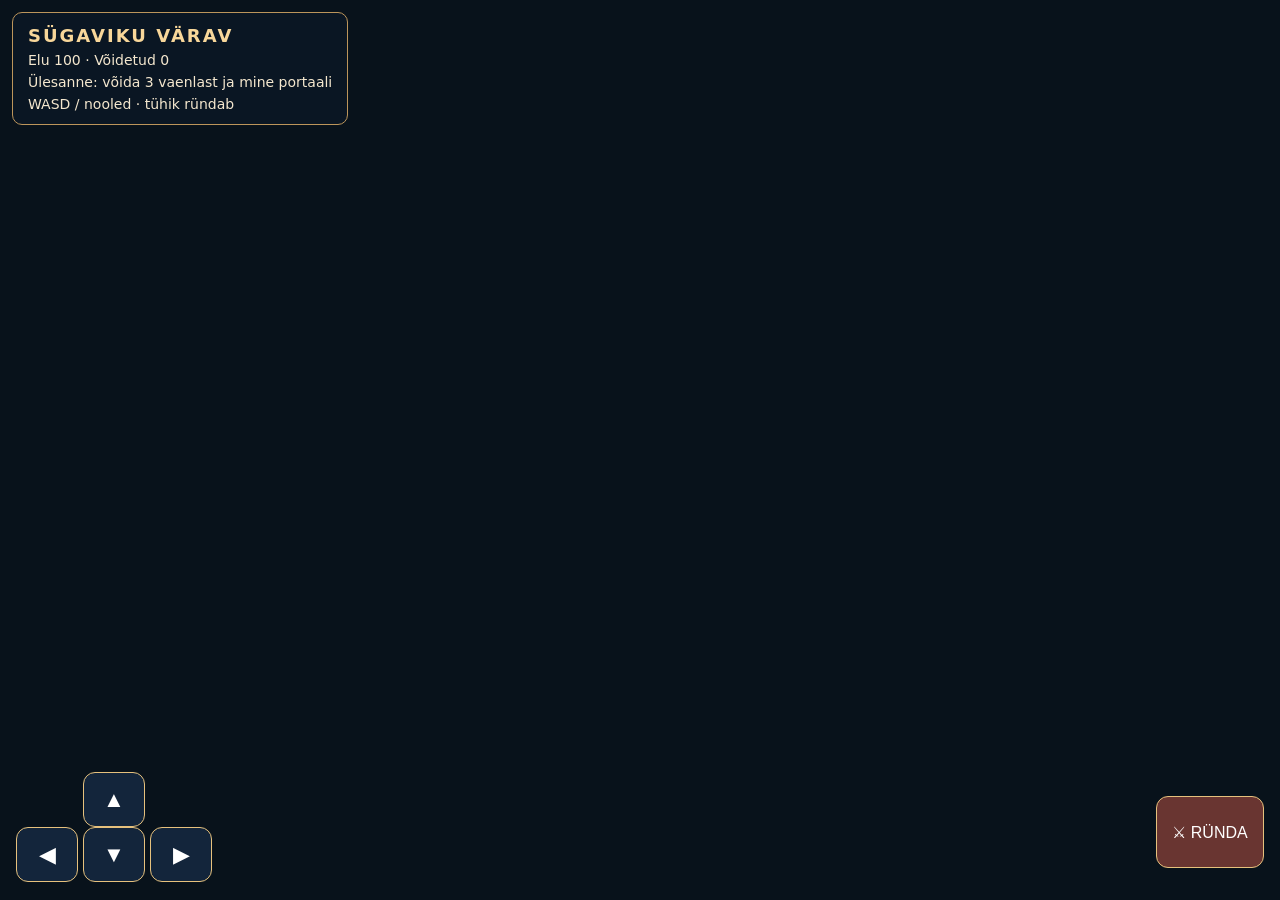
<file: rpg-bonsai27b-v2/index.html>
<!doctype html><html lang="et"><head><meta charset="utf-8"><meta name="viewport" content="width=device-width,initial-scale=1,maximum-scale=1"><title>Sügaviku Värav – Bonsai 27B</title><link rel="stylesheet" href="./style.css"><script type="importmap">{"imports":{"three":"https://esm.sh/three@0.180.0"}}</script></head><body><div id="game"></div><div id="hud"><strong>SÜGAVIKU VÄRAV</strong><span id="stats">Elu 100 · Võidetud 0</span><span id="quest">Ülesanne: võida 3 vaenlast ja mine portaali</span><span id="message">WASD / nooled · tühik ründab</span></div><div id="pad"><button data-key="up">▲</button><div><button data-key="left">◀</button><button data-key="down">▼</button><button data-key="right">▶</button></div></div><button id="attack">⚔ RÜNDA</button><script type="module" src="./src/main.js"></script></body></html>
</file>
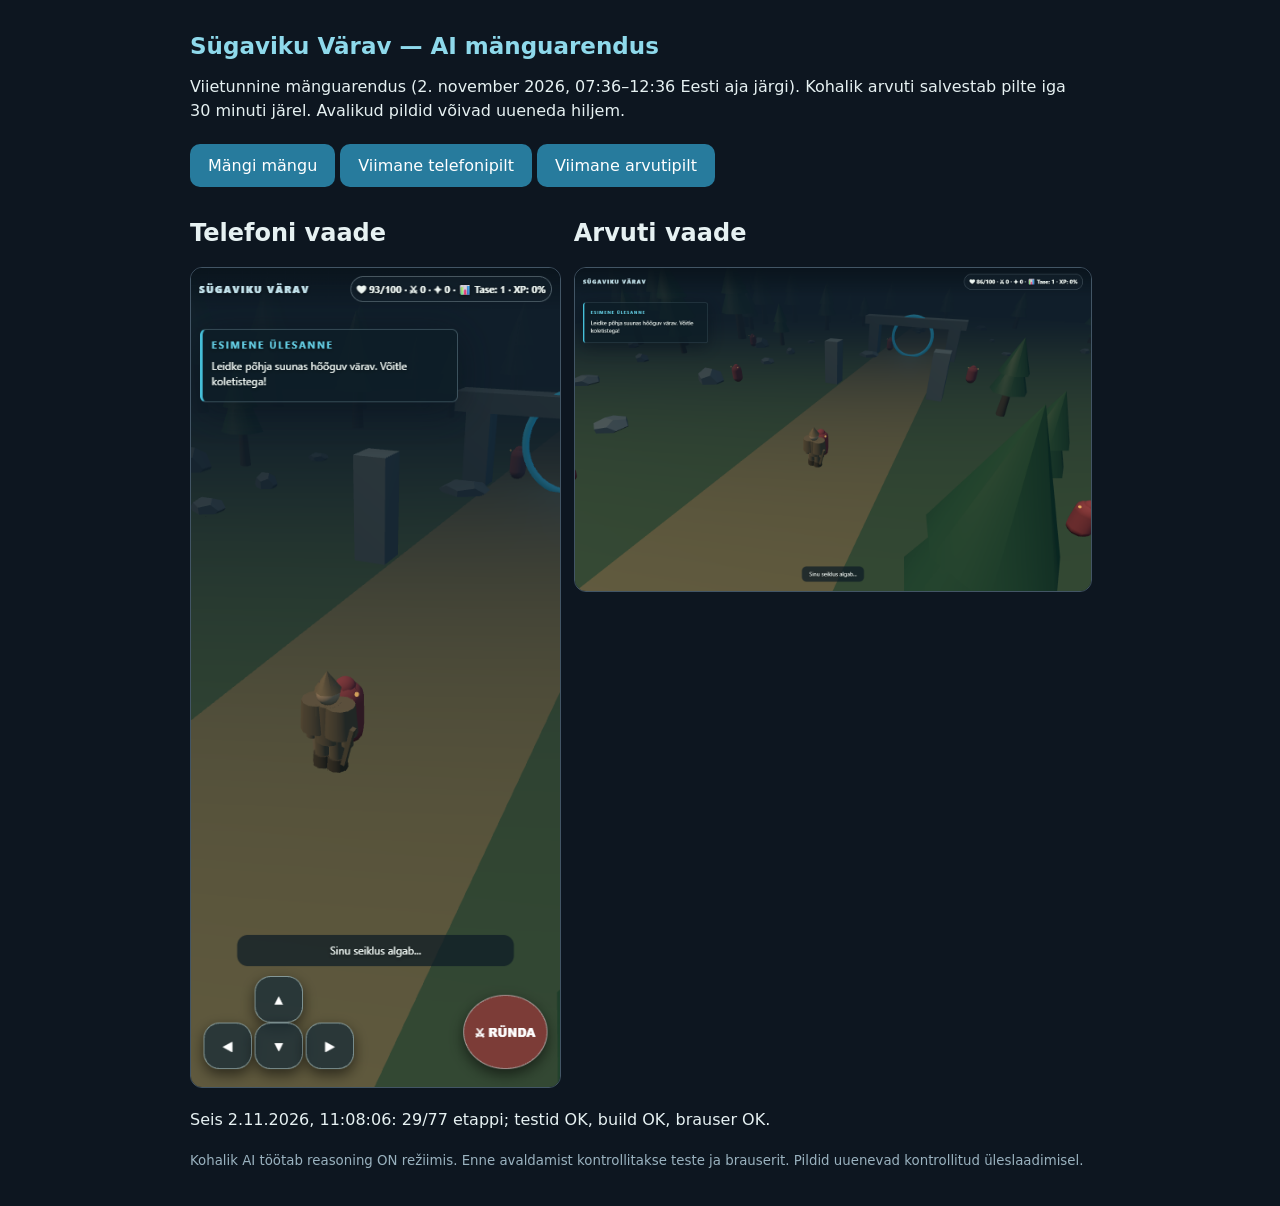
<file: rpg5h-20261102/reports/index.html>
<!doctype html><html lang="et"><head><meta charset="UTF-8"><meta name="viewport" content="width=device-width,initial-scale=1"><meta http-equiv="refresh" content="1800"><title>Sügaviku Värav — Arengupäevik</title><style>body{margin:0;background:#0d1620;color:#e6f1f2;font:16px system-ui,sans-serif;padding:18px;max-width:900px;margin:auto}h1{font-size:23px;color:#8ed9eb}p{line-height:1.5}.btn{display:inline-block;padding:12px 18px;background:#277b9d;color:white;text-decoration:none;border-radius:10px;margin:5px 5px 12px 0}img{max-width:100%;border:1px solid #425565;border-radius:12px}.grid{display:grid;grid-template-columns:minmax(0,1fr) minmax(0,1.4fr);gap:15px}@media(max-width:600px){.grid{grid-template-columns:1fr}}small{color:#9ab2bf}</style></head><body><h1>Sügaviku Värav — AI mänguarendus</h1><p>Viietunnine mänguarendus (2. november 2026, 07:36–12:36 Eesti aja järgi). Kohalik arvuti salvestab pilte iga 30 minuti järel. Avalikud pildid võivad uueneda hiljem.</p><a class="btn" href="../">Mängi mängu</a><a class="btn" href="./latest-phone.png">Viimane telefonipilt</a><a class="btn" href="./latest-desktop.png">Viimane arvutipilt</a><div class="grid"><div><h2>Telefoni vaade</h2><img src="./latest-phone.png" alt="Viimane mängu ekraanipilt telefoni mõõdus"></div><div><h2>Arvuti vaade</h2><img src="./latest-desktop.png" alt="Viimane mängu ekraanipilt arvuti mõõdus"></div></div><p id="status">Kontrollin viimast arenguseisu…</p><p><small>Kohalik AI töötab reasoning ON režiimis. Enne avaldamist kontrollitakse teste ja brauserit. Pildid uuenevad kontrollitud üleslaadimisel.</small></p><script>fetch('./latest.json?'+Date.now(),{cache:'no-store'}).then(r=>{if(!r.ok)throw Error('raport puudub');return r.json()}).then(d=>{const dt=new Date(d.timestamp).toLocaleString('et-EE',{timeZone:'Europe/Tallinn'});document.getElementById('status').textContent='Seis '+dt+': '+d.completed+'/'+d.planned+' etappi; testid '+(d.tests?'OK':'VIGA')+', build '+(d.build?'OK':'VIGA')+', brauser '+(d.smoke?'OK':'kontrollimata')+'.';}).catch(()=>{document.getElementById('status').textContent='Viimane avalik pilt on üleval; detailne raport pole hetkel kättesaadav.';});</script></body></html>
</file>
<file: rpg-bonsai27b-v2/style.css>
*{box-sizing:border-box}html,body,#game{margin:0;width:100%;height:100%;overflow:hidden;background:#08121b;color:#f4e7ce;font-family:system-ui}canvas{display:block}#hud{position:absolute;top:12px;left:12px;display:flex;flex-direction:column;gap:6px;padding:12px 15px;background:#0b1725c9;border:1px solid #bc955b;border-radius:10px;font-size:14px;max-width:calc(100vw - 24px)}#hud strong{font-size:18px;letter-spacing:2px;color:#f8d79a}#pad{position:absolute;bottom:18px;left:16px;text-align:center}button{border:1px solid #e6c17d;background:#162b43ce;color:white;border-radius:12px;font-size:22px;touch-action:none;user-select:none;width:62px;height:55px}#pad>div{display:flex;gap:5px}#attack{position:absolute;bottom:32px;right:16px;width:108px;height:72px;font-size:16px;background:#793b35dd}button:active{background:#bb8553}
</file>
